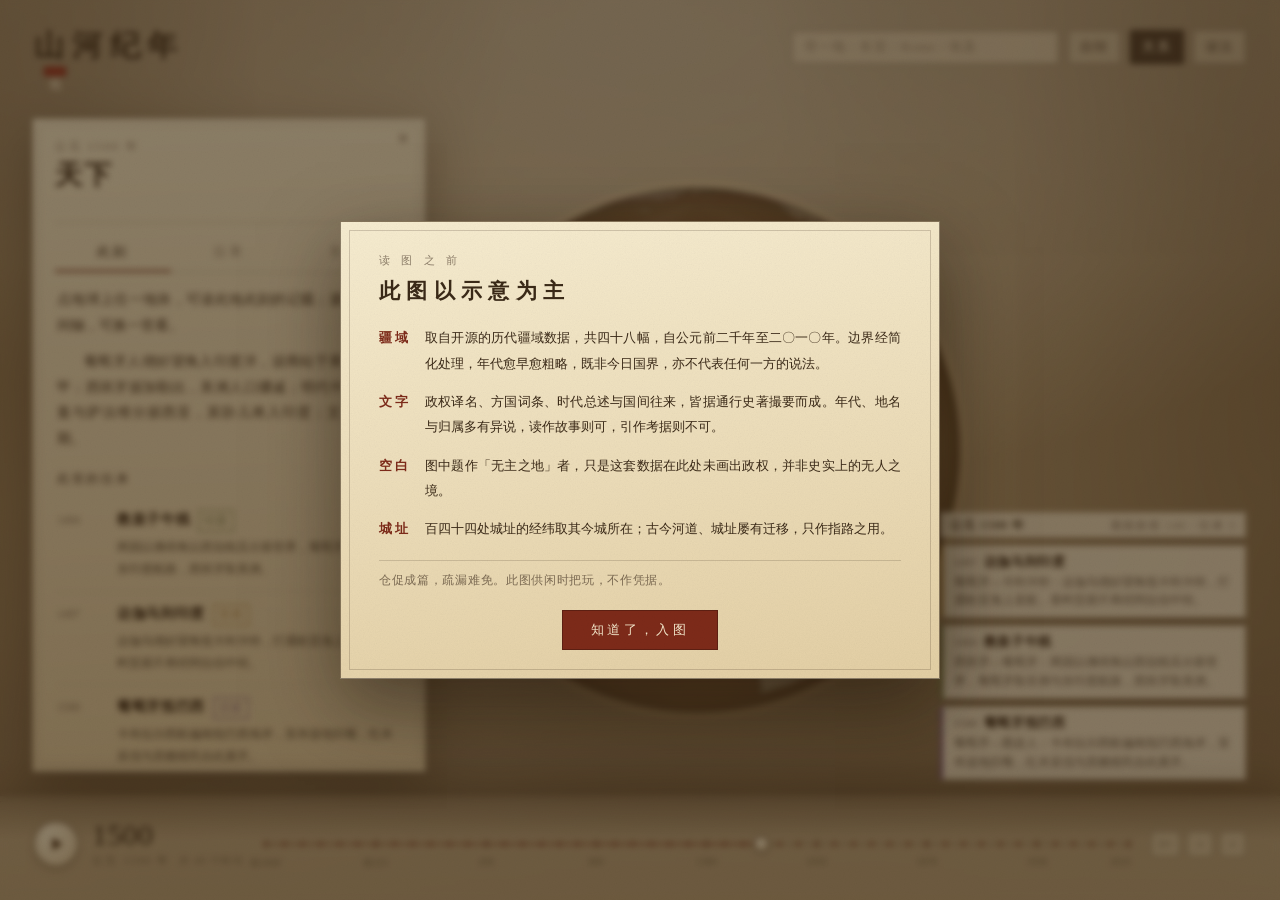
<file: shanhe-jinian/index.html>
﻿<!doctype html>
<html lang="zh-CN">
<head>
<meta charset="utf-8">
<title>山河纪年 · 时光地球</title>
<meta name="viewport" content="width=device-width, initial-scale=1, maximum-scale=1">
<meta name="robots" content="noindex, nofollow, noarchive, nosnippet">
<meta name="referrer" content="no-referrer">
<link rel="stylesheet" href="css/app.css">
</head>
<body>
<div id="app">

  <canvas id="globe"></canvas>
  <div id="vignette"></div>
  <div id="labelLayer"></div>
  <div id="cityLayer"></div>

  <header id="masthead">
    <div class="brand">
      <h1>山河纪年</h1>
      <span class="seal">纪元</span>
      <p class="sub">世界史 · 时光地球 — 公元前二千年至今日<span id="subStats"></span></p>
    </div>
  </header>

  <div id="topbar">
    <div class="search">
      <input id="searchInput" type="text" placeholder="寻一地：长安 / Rome / 埃及" autocomplete="off" spellcheck="false">
      <div id="searchResults" class="results"></div>
    </div>
    <button id="btnRotate" class="ctl" title="自动旋转">自转</button>
    <button id="btnLayers" class="ctl is-on" title="国间关系图层">关系</button>
    <button id="btnHelp" class="ctl" title="读法">读法</button>
  </div>

  <aside id="panel" class="is-hidden" aria-live="polite">
    <button id="panelClose" class="close" title="收起">&times;</button>
    <div class="panel-inner">
      <div class="panel-head">
        <div class="panel-era" id="pEra">公元 1500 年</div>
        <h2 id="pName">—</h2>
        <div class="panel-sub" id="pSub"></div>
      </div>
      <nav class="tabs" id="pTabs">
        <button class="tab is-on" data-tab="now">此刻</button>
        <button class="tab" data-tab="lineage">沿革</button>
        <button class="tab" data-tab="affairs">关系</button>
      </nav>
      <div class="panel-body" id="pBody"></div>
    </div>
  </aside>

  <div id="ticker"></div>

  <div id="legend">
    <span><i class="sw war"></i>战争</span>
    <span><i class="sw trade"></i>贸易</span>
    <span><i class="sw alliance"></i>结盟</span>
    <span><i class="sw culture"></i>文教</span>
    <span><i class="sw migrate"></i>迁徙</span>
  </div>

  <footer id="timeline">
    <div class="tl-left">
      <button id="btnPlay" class="play" title="播放 / 暂停">
        <svg viewBox="0 0 24 24"><path class="ic-play" d="M8 5l11 7-11 7z"/><g class="ic-pause"><rect x="7" y="5" width="3.6" height="14"/><rect x="13.4" y="5" width="3.6" height="14"/></g></svg>
      </button>
      <div class="yearbox">
        <div class="yearline"><span id="yearBig">1500</span></div>
        <div class="yearmeta"><span id="yearLabel">公元 1500 年</span><span id="eraCount">载入中</span></div>
      </div>
    </div>
    <div class="tl-track" id="track">
      <div class="rail"><div class="fill" id="railFill"></div></div>
      <div class="era-marks" id="eraMarks"></div>
      <div class="ticks" id="ticks"></div>
      <div class="knob" id="knob"></div>
    </div>
    <div class="tl-right">
      <button id="btnSpeed" class="ctl small" title="播放速度">1×</button>
      <button id="btnStepBack" class="ctl small" title="上一时期">◂</button>
      <button id="btnStepFwd" class="ctl small" title="下一时期">▸</button>
    </div>
  </footer>

  <div id="tooltip"></div>

  <div id="helpSheet" class="sheet is-hidden">
    <div class="sheet-card">
      <button id="helpClose" class="close">&times;</button>
      <h3>读法</h3>
      <p><b>转</b>　拖动地球旋转，滚轮远近。点任一地块，左侧展开此地在此时的记载。</p>
      <p><b>时</b>　底部是一条时间轴：拖动游标，地球即换作那一年的天下；按三角开始播放。每一格是一个时期，年份标在左上。</p>
      <p><b>势</b>　播放时，国与国之间的线会浮起：<i class="sw war"></i>铁锈红为战事，<i class="sw trade"></i>琥珀为商路，<i class="sw alliance"></i>橄榄为盟约，<i class="sw culture"></i>靛蓝为文教往来，<i class="sw migrate"></i>紫为迁徙。线愈粗，事愈重。</p>
      <p><b>沿</b>　点开一地后切到「沿革」，可看到这片土地在各个时期的归属，点任一行即跃至那一年。右上「寻一地」可直取长安、罗马等百四十余处城址；地图上的小圆点亦是城址，点之即入。</p>
      <p class="fine">底图取自公元前后至今的四十八幅历史疆域，越古越为示意；文字为史事撮要，不作考据之凭。</p>
    </div>
  </div>

  <div id="loader"><div class="loader-inner"><div class="loader-title">山河纪年</div><div class="loader-text" id="loaderText">正在铺开地图…</div><div class="loader-bar"><i id="loaderBar"></i></div></div></div>

  <div id="notice" class="notice">
    <div class="notice-card">
      <div class="notice-kicker">读 图 之 前</div>
      <h3>此图以示意为主</h3>
      <ul class="notice-list">
        <li><b>疆域</b>取自开源的历代疆域数据，共四十八幅，自公元前二千年至二〇一〇年。边界经简化处理，年代愈早愈粗略，既非今日国界，亦不代表任何一方的说法。</li>
        <li><b>文字</b>政权译名、方国词条、时代总述与国间往来，皆据通行史著撮要而成。年代、地名与归属多有异说，读作故事则可，引作考据则不可。</li>
        <li><b>空白</b>图中题作「无主之地」者，只是这套数据在此处未画出政权，并非史实上的无人之境。</li>
        <li><b>城址</b>百四十四处城址的经纬取其今城所在；古今河道、城址屡有迁移，只作指路之用。</li>
      </ul>
      <p class="notice-fine">仓促成篇，疏漏难免。此图供闲时把玩，不作凭据。</p>
      <button id="noticeOk" class="notice-btn">知道了，入图</button>
    </div>
  </div>

</div>
<script type="importmap">
{ "imports": { "three": "./lib/three.module.js", "three/addons/": "./lib/" } }
</script>
<script type="module" src="js/main.js"></script>
</body>
</html>
</file>
<file: shanhe-jinian/css/app.css>
/* ============================================================
   山河纪年 · 时光地球  —  old paper visual language
   ============================================================ */

:root{
  --ink:#382718;
  --ink-2:#5a4229;
  --ink-3:#7d6446;
  --paper:#e4d3ae;
  --paper-hi:#efe2c4;
  --paper-lo:#c6ad83;
  --desk:#a9926b;
  --rule:rgba(56,39,24,.42);
  --rule-soft:rgba(56,39,24,.2);
  --war:#8d2f1d;
  --trade:#a3762b;
  --alliance:#5b6a32;
  --culture:#38566f;
  --serif:"Kaiti SC","KaiTi","STKaiti","Songti SC","SimSun","Noto Serif SC",serif;
  --roman:"Georgia","Times New Roman","Songti SC",serif;
  --grain:url("data:image/svg+xml,%3Csvg xmlns='http://www.w3.org/2000/svg' width='240' height='240'%3E%3Cfilter id='n'%3E%3CfeTurbulence type='fractalNoise' baseFrequency='.82' numOctaves='4' stitchTiles='stitch'/%3E%3CfeColorMatrix type='saturate' values='0'/%3E%3C/filter%3E%3Crect width='240' height='240' filter='url(%23n)' opacity='.55'/%3E%3C/svg%3E");
}

*{box-sizing:border-box;}
html,body{height:100%;margin:0;}
body{
  font-family:var(--serif);
  color:var(--ink);
  background-color:#ab9269;
  background-image:
    radial-gradient(120% 85% at 50% 2%, rgba(255,247,224,.62), rgba(255,247,224,0) 62%),
    radial-gradient(130% 110% at 50% 118%, rgba(48,30,14,.62), rgba(48,30,14,0) 58%),
    linear-gradient(105deg, rgba(120,94,58,.22), rgba(255,246,224,.1) 40%, rgba(96,72,42,.26));
  overflow:hidden;
  -webkit-font-smoothing:antialiased;
}
body::after{
  content:"";position:fixed;inset:0;pointer-events:none;z-index:60;
  background-image:var(--grain);
  background-size:240px 240px;
  opacity:.17;mix-blend-mode:multiply;
}

#app{position:fixed;inset:0;}
#globe{position:absolute;inset:0;width:100%;height:100%;display:block;cursor:grab;}
#globe:active{cursor:grabbing;}

#vignette{
  position:fixed;inset:0;pointer-events:none;z-index:2;
  box-shadow:inset 0 0 26vmax 8vmax rgba(41,25,10,.26);
  background:radial-gradient(120% 105% at 46% 46%, rgba(0,0,0,0) 60%, rgba(40,25,10,.16) 100%);
}

/* ---------------- masthead ---------------- */
#masthead{position:fixed;top:26px;left:34px;z-index:20;pointer-events:none;}
.brand h1{
  margin:0;font-size:30px;font-weight:600;letter-spacing:.26em;
  color:#33220f;text-shadow:0 1px 0 rgba(255,246,225,.5);
}
.brand .seal{
  display:inline-block;margin-left:10px;padding:2px 5px 3px;vertical-align:14px;
  font-size:11px;letter-spacing:.16em;line-height:1.05;color:#f2e5c8;
  background:#9c3423;border-radius:2px;
  box-shadow:0 0 0 1px rgba(120,40,25,.4), inset 0 0 4px rgba(0,0,0,.25);
  writing-mode:vertical-rl;text-orientation:upright;
}
.brand .sub{
  margin:9px 0 0;font-size:12px;letter-spacing:.18em;color:rgba(56,39,24,.72);
  transition:opacity .35s ease;
}
body.panel-open .brand .sub{opacity:0;}

/* ---------------- top bar ---------------- */
#topbar{position:fixed;top:30px;right:34px;z-index:22;display:flex;gap:9px;align-items:flex-start;}
.search{position:relative;}
#searchInput{
  width:268px;height:34px;padding:0 12px;
  font-family:var(--serif);font-size:13px;letter-spacing:.08em;color:var(--ink);
  background:rgba(238,224,193,.55);border:1px solid var(--rule);
  outline:none;border-radius:1px;
  box-shadow:inset 0 1px 3px rgba(90,66,40,.18);
  transition:background .2s,border-color .2s,width .25s;
}
#searchInput::placeholder{color:rgba(56,39,24,.45);}
#searchInput:focus{background:rgba(245,234,208,.92);border-color:rgba(56,39,24,.7);width:320px;}
.results{
  position:absolute;top:38px;left:0;width:290px;max-height:320px;overflow:auto;
  background:rgba(241,229,203,.97);border:1px solid var(--rule);
  box-shadow:0 12px 28px rgba(50,32,14,.3);
  display:none;padding:4px 0;
}
.results.is-open{display:block;}
.results .r{padding:7px 12px;font-size:13px;cursor:pointer;display:flex;justify-content:space-between;gap:10px;}
.results .r:hover{background:rgba(56,39,24,.09);}
.results .r em{font-style:normal;color:rgba(56,39,24,.55);font-size:11px;letter-spacing:.04em;}
.results .r b{font-weight:600;}

.ctl{
  height:34px;min-width:34px;padding:0 11px;
  font-family:var(--serif);font-size:12.5px;letter-spacing:.14em;color:rgba(56,39,24,.8);
  background:rgba(238,224,193,.4);border:1px solid var(--rule);border-radius:1px;
  cursor:pointer;transition:all .18s;
}
.ctl:hover{background:rgba(56,39,24,.1);color:#2d1e0e;}
.ctl.is-on{background:rgba(56,39,24,.82);color:#f0e2c2;border-color:rgba(56,39,24,.9);}
.ctl.small{height:26px;min-width:26px;padding:0 7px;font-size:11.5px;letter-spacing:.05em;}

/* ---------------- labels ---------------- */
#labelLayer{position:fixed;inset:0;pointer-events:none;z-index:8;overflow:hidden;}
.lbl{
  position:absolute;transform:translate(-50%,-140%);
  font-size:12.5px;letter-spacing:.1em;white-space:nowrap;
  color:rgba(38,24,10,.93);
  text-shadow:0 0 3px rgba(240,226,196,.95),0 0 8px rgba(240,226,196,.65),0 1px 0 rgba(255,248,230,.6);
  will-change:transform,opacity;
}
.lbl.small{font-size:11px;letter-spacing:.06em;color:rgba(44,29,13,.80);}
.lbl.sel{font-size:14.5px;font-weight:700;color:#6d2415;letter-spacing:.14em;}
.lbl.below::after{bottom:auto;top:-6px;}
.lbl::after{
  content:"";position:absolute;left:50%;bottom:-6px;width:3px;height:3px;border-radius:50%;
  background:rgba(60,40,22,.55);transform:translateX(-50%);
}

/* ---------------- cities ---------------- */
#cityLayer{position:fixed;inset:0;pointer-events:none;z-index:9;overflow:hidden;}
.city{
  position:absolute;left:0;top:0;display:flex;align-items:center;gap:5px;
  font-size:10.5px;letter-spacing:.06em;white-space:nowrap;color:rgba(38,23,8,.97);font-weight:500;
  text-shadow:0 0 2px rgba(246,236,212,1),0 0 5px rgba(246,236,212,.95),0 1px 0 rgba(255,251,238,.8);
  cursor:pointer;pointer-events:none;will-change:transform,opacity;
}
.city i{
  width:4px;height:4px;border-radius:50%;flex:none;
  background:rgba(48,31,14,.72);
  box-shadow:0 0 0 1px rgba(243,231,203,.35);
  transition:width .2s,height .2s,background .2s;
}
.city span{opacity:0;transition:opacity .22s;}
.city.named span,.city:hover span{opacity:1;}
.city:hover{color:#6d2415;}
.city:hover i{background:#5d1c0e;box-shadow:0 0 0 1.5px rgba(243,231,203,.7);}
.city.sel{color:#6d2415;font-weight:600;}
.city.sel i{width:6px;height:6px;background:#7d2a19;box-shadow:0 0 0 2.5px rgba(243,231,203,.9);}

/* ---------------- side panel ---------------- */
#panel{
  position:fixed;left:32px;top:118px;bottom:128px;width:394px;z-index:24;
  background:linear-gradient(178deg, #f2e6c8, #e6d4ae 62%, #dcc79c);
  border:1px solid var(--rule);
  box-shadow:0 18px 48px rgba(44,28,12,.38),0 2px 0 rgba(255,248,228,.5) inset;
  display:flex;flex-direction:column;
  transition:transform .42s cubic-bezier(.22,.8,.24,1),opacity .3s;
}
#panel::before{
  content:"";position:absolute;inset:6px;border:1px solid var(--rule-soft);pointer-events:none;
}
#panel.is-hidden{transform:translateX(-28px) scale(.985);opacity:0;pointer-events:none;}
.panel-inner{display:flex;flex-direction:column;height:100%;padding:20px 22px 0;}
.panel-head{border-bottom:1px solid var(--rule-soft);padding-bottom:12px;}
.panel-era{font-size:11px;letter-spacing:.24em;color:rgba(56,39,24,.6);font-family:var(--roman);}
#pName{margin:6px 0 3px;font-size:27px;font-weight:600;letter-spacing:.08em;line-height:1.18;color:#2e1d0c;}
.panel-sub{font-size:11.5px;letter-spacing:.1em;color:rgba(56,39,24,.65);font-family:var(--roman);}
.close{
  position:absolute;right:9px;top:6px;width:26px;height:26px;line-height:1;
  background:none;border:none;color:rgba(56,39,24,.6);font-size:20px;cursor:pointer;z-index:3;
}
.close:hover{color:#5d2114;}

.tabs{display:flex;gap:0;margin-top:12px;border-bottom:1px solid var(--rule-soft);}
.tab{
  flex:1;padding:8px 0 9px;background:none;border:none;border-bottom:2px solid transparent;
  font-family:var(--serif);font-size:13px;letter-spacing:.22em;color:rgba(56,39,24,.55);cursor:pointer;
  transition:all .18s;
}
.tab:hover{color:var(--ink);}
.tab.is-on{color:#2e1d0c;border-bottom-color:#7a3b22;}

.panel-body{flex:1;overflow-y:auto;overflow-x:hidden;padding:14px 2px 26px;font-size:13.5px;line-height:1.92;}
.panel-body::-webkit-scrollbar{width:7px;}
.panel-body::-webkit-scrollbar-thumb{background:rgba(56,39,24,.28);border-radius:4px;}
.panel-body::-webkit-scrollbar-track{background:rgba(56,39,24,.06);}

.panel-body h4{
  margin:16px 0 7px;font-size:12px;letter-spacing:.22em;color:rgba(56,39,24,.62);font-weight:600;
}
.panel-body h4:first-child{margin-top:2px;}
.panel-body p{margin:0 0 10px;text-align:justify;text-indent:2em;color:#3a2917;}
.panel-body p.noindent{text-indent:0;}
.panel-body .quote{
  margin:12px 0;padding:8px 12px;border-left:2px solid rgba(140,58,35,.5);
  background:rgba(255,248,228,.45);font-size:12.5px;line-height:1.85;color:rgba(56,39,24,.8);
}
.muted{color:rgba(56,39,24,.6);font-size:12px;letter-spacing:.04em;}
.factrow{display:flex;flex-wrap:wrap;gap:6px;margin:10px 0 4px;}
.pill{
  font-size:11px;letter-spacing:.08em;padding:2px 8px;border:1px solid var(--rule-soft);
  color:rgba(56,39,24,.78);background:rgba(255,247,225,.4);
}
.pill.war{border-color:rgba(141,47,29,.45);color:#7d2a19;}
.pill.trade{border-color:rgba(163,118,43,.5);color:#7f5a1a;}
.pill.alliance{border-color:rgba(91,106,50,.5);color:#4e5b2a;}
.pill.culture{border-color:rgba(56,86,111,.5);color:#2f4c63;}

/* lineage */
.lin{position:relative;margin:4px 0 0;padding-left:16px;}
.lin::before{content:"";position:absolute;left:4px;top:6px;bottom:6px;width:1px;background:linear-gradient(rgba(56,39,24,.05),rgba(56,39,24,.38),rgba(56,39,24,.05));}
.lin .row{position:relative;padding:7px 0 8px;border-bottom:1px dotted rgba(56,39,24,.18);cursor:pointer;}
.lin .row:last-child{border-bottom:none;}
.lin .row:hover{background:rgba(56,39,24,.05);}
.lin .row::before{
  content:"";position:absolute;left:-15px;top:15px;width:7px;height:7px;border-radius:50%;
  background:var(--paper);border:1px solid rgba(56,39,24,.5);
}
.lin .row.now::before{background:#8d2f1d;border-color:#6d2415;box-shadow:0 0 0 3px rgba(141,47,29,.15);}
.lin .yr{font-family:var(--roman);font-size:11.5px;letter-spacing:.06em;color:rgba(56,39,24,.62);}
.lin .nm{font-size:14px;letter-spacing:.06em;color:#2e1d0c;}
.lin .nt{font-size:11.5px;color:rgba(56,39,24,.6);letter-spacing:.02em;}
.lin .row.now .nm{color:#7d2a19;}

/* affairs */
.affair{padding:9px 0 10px;border-bottom:1px dotted rgba(56,39,24,.18);}
.affair:last-child{border-bottom:none;}
.affair .hd{display:flex;align-items:baseline;gap:8px;}
.affair .yr{font-family:var(--roman);font-size:11.5px;color:rgba(56,39,24,.6);min-width:52px;}
.affair .ti{font-size:13.5px;letter-spacing:.05em;color:#2e1d0c;font-weight:600;}
.affair .tx{font-size:12px;line-height:1.85;color:rgba(52,36,20,.82);margin-top:3px;padding-left:60px;}
.affair .tag{font-size:10.5px;letter-spacing:.1em;padding:0 5px;border:1px solid currentColor;opacity:.8;}

/* ---------------- ticker ---------------- */
#ticker{
  position:fixed;right:34px;bottom:120px;width:306px;z-index:18;
  display:flex;flex-direction:column;gap:7px;pointer-events:none;
  max-height:min(46vh,430px);overflow:hidden;
}
.ev-hd{
  display:flex;justify-content:space-between;align-items:baseline;gap:8px;
  padding:5px 9px 4px;pointer-events:none;
  background:rgba(238,226,198,.88);border:1px solid rgba(56,39,24,.2);
  box-shadow:0 4px 12px rgba(48,30,12,.14);
  font-size:10.5px;letter-spacing:.16em;color:rgba(56,39,24,.62);
}
.ev-hd b{font-weight:600;font-size:11.5px;letter-spacing:.1em;color:rgba(45,29,12,.85);}
.ev{
  pointer-events:auto;cursor:pointer;
  padding:7px 11px 8px;background:rgba(240,228,201,.9);
  border:1px solid rgba(56,39,24,.28);border-left:3px solid var(--trade);
  box-shadow:0 6px 16px rgba(48,30,12,.22);
  animation:evIn .45s cubic-bezier(.2,.8,.3,1) both;
  transition:transform .18s,background .18s;
}
.ev:hover{transform:translateX(-4px);background:rgba(247,237,213,.98);}
.ev .t{font-size:13px;letter-spacing:.05em;color:#2e1d0c;font-weight:600;display:flex;gap:6px;align-items:baseline;}
.ev .y{font-family:var(--roman);font-size:10.5px;color:rgba(56,39,24,.55);}
.ev .d{font-size:11.5px;line-height:1.6;color:rgba(52,36,20,.75);margin-top:2px;
  display:-webkit-box;-webkit-line-clamp:2;-webkit-box-orient:vertical;overflow:hidden;}
.ev.war{border-left-color:var(--war);}
.ev.trade{border-left-color:var(--trade);}
.ev.alliance{border-left-color:var(--alliance);}
.ev.culture{border-left-color:var(--culture);}
@keyframes evIn{from{opacity:0;transform:translateX(26px);}to{opacity:1;transform:none;}}

/* ---------------- legend ---------------- */
#legend{
  position:fixed;left:34px;bottom:126px;z-index:16;display:flex;gap:14px;
  font-size:11px;letter-spacing:.14em;color:rgba(56,39,24,.72);
  padding:5px 10px;background:rgba(238,226,198,.42);border:1px solid rgba(56,39,24,.18);
  transition:opacity .3s;
}
#legend span{display:flex;align-items:center;gap:5px;}
.sw{display:inline-block;width:14px;height:0;border-top:2px solid currentColor;vertical-align:middle;}
.sw.war{color:var(--war);border-top-style:solid;border-top-width:2.5px;}
.sw.trade{color:var(--trade);border-top-style:dashed;}
.sw.alliance{color:var(--alliance);border-top-style:dotted;border-top-width:2.5px;}
.sw.culture{color:var(--culture);border-top-width:1.5px;}

/* ---------------- timeline ---------------- */
#timeline{
  position:fixed;left:0;right:0;bottom:0;height:104px;z-index:26;
  display:flex;align-items:center;gap:22px;padding:0 34px 10px;
  background:linear-gradient(180deg, rgba(210,190,152,.16), rgba(196,175,136,.82) 42%, rgba(186,164,124,.92));
  border-top:1px solid rgba(56,39,24,.35);
  box-shadow:0 -10px 30px rgba(48,30,12,.22);
}
#timeline::before{
  content:"";position:absolute;left:0;right:0;top:4px;height:1px;background:rgba(56,39,24,.16);
}
.tl-left{display:flex;align-items:center;gap:14px;flex:0 0 auto;}
.play{
  width:44px;height:44px;border-radius:50%;cursor:pointer;
  background:radial-gradient(circle at 34% 30%, #f4e8cb, #d8c39a);
  border:1px solid rgba(56,39,24,.55);color:#4a3218;
  box-shadow:0 3px 8px rgba(48,30,12,.28), inset 0 1px 0 rgba(255,250,235,.8);
  display:grid;place-items:center;transition:transform .15s,box-shadow .15s;
}
.play:hover{transform:translateY(-1px);box-shadow:0 5px 12px rgba(48,30,12,.32), inset 0 1px 0 rgba(255,250,235,.8);}
.play:active{transform:translateY(0);}
.play svg{width:22px;height:22px;fill:currentColor;}
.play .ic-pause{display:none;}
.play.is-playing .ic-play{display:none;}
.play.is-playing .ic-pause{display:block;}
.yearbox{min-width:104px;}
.yearline{display:flex;align-items:baseline;gap:4px;}
#yearBig{font-family:var(--roman);font-size:30px;line-height:1;color:#2e1d0c;letter-spacing:.01em;}
#yearLabel{font-size:10.5px;letter-spacing:.2em;color:rgba(56,39,24,.62);}
.yearmeta{display:flex;gap:9px;margin-top:4px;font-size:10px;letter-spacing:.12em;color:rgba(56,39,24,.55);}

.tl-track{position:relative;flex:1;height:100%;display:flex;align-items:center;cursor:pointer;user-select:none;}
.rail{position:absolute;left:0;right:0;top:50%;height:2px;background:rgba(56,39,24,.28);transform:translateY(-50%);}
.rail .fill{position:absolute;left:0;top:0;bottom:0;background:linear-gradient(90deg,rgba(125,58,34,.45),rgba(125,58,34,.85));width:0;}
.knob{
  position:absolute;top:50%;left:0;width:15px;height:15px;margin-left:-7.5px;transform:translateY(-50%);
  background:radial-gradient(circle at 35% 30%, #f7ecd2, #d5bd91);
  border:1px solid rgba(56,39,24,.7);border-radius:50%;
  box-shadow:0 1px 5px rgba(48,30,12,.35);
  z-index:3;
}
.ticks{position:absolute;inset:0;pointer-events:none;}
.ticks i{position:absolute;top:50%;width:1px;height:5px;background:rgba(56,39,24,.3);transform:translateY(-50%);}
.ticks i.big{height:10px;background:rgba(56,39,24,.5);}
.ticks b{
  position:absolute;top:calc(50% + 12px);transform:translateX(-50%);
  font-family:var(--roman);font-size:10px;font-weight:400;letter-spacing:.02em;
  color:rgba(56,39,24,.58);white-space:nowrap;
}
.era-marks{position:absolute;inset:0;pointer-events:none;}
.era-marks i{
  position:absolute;top:50%;width:5px;height:5px;margin-left:-2.5px;transform:translateY(-50%) rotate(45deg);
  background:rgba(125,58,34,.6);
}
.tl-right{display:flex;align-items:center;gap:7px;flex:0 0 auto;}

/* ---------------- tooltip ---------------- */
#tooltip{
  position:fixed;z-index:40;pointer-events:none;opacity:0;transition:opacity .14s;
  padding:3px 9px 4px;background:rgba(45,30,14,.88);color:#f2e4c4;
  font-size:12px;letter-spacing:.1em;white-space:nowrap;
  box-shadow:0 4px 12px rgba(0,0,0,.3);
}
#tooltip.is-on{opacity:1;}

/* ---------------- help sheet ---------------- */
.sheet{position:fixed;inset:0;z-index:50;display:grid;place-items:center;background:rgba(40,26,12,.42);backdrop-filter:blur(2px);}
.sheet.is-hidden{display:none;}
.sheet-card{
  position:relative;width:min(560px,86vw);padding:30px 34px 26px;
  background:linear-gradient(175deg,#f4e9cc,#e6d3ab);
  border:1px solid rgba(56,39,24,.55);box-shadow:0 24px 60px rgba(30,18,6,.45);
  font-size:13.5px;line-height:1.95;color:#3a2917;
}
.sheet-card::before{content:"";position:absolute;inset:7px;border:1px solid rgba(56,39,24,.22);pointer-events:none;}
.sheet-card h3{margin:0 0 14px;font-size:18px;letter-spacing:.34em;font-weight:600;}
.sheet-card p{margin:0 0 11px;text-align:justify;}
.sheet-card p b{margin-right:6px;letter-spacing:.14em;color:#7d2a19;}
.sheet-card .fine{font-size:11.5px;color:rgba(56,39,24,.6);border-top:1px solid rgba(56,39,24,.18);padding-top:10px;margin-top:16px;}
.sheet-card .sw{width:12px;margin:0 3px;}

/* ---------------- loader ---------------- */
#loader{
  position:fixed;inset:0;z-index:70;display:grid;place-items:center;
  background:#c3ab84;transition:opacity .6s;
}
#loader.is-done{opacity:0;pointer-events:none;}
.loader-inner{text-align:center;}
.loader-title{font-size:30px;letter-spacing:.5em;color:#3a2a15;margin-bottom:14px;}
.loader-text{font-size:12px;letter-spacing:.24em;color:rgba(56,39,24,.7);}
.loader-bar{margin:16px auto 0;width:220px;height:1px;background:rgba(56,39,24,.25);position:relative;overflow:hidden;}
.loader-bar i{position:absolute;left:0;top:0;bottom:0;width:0;background:#7d3a22;transition:width .3s;}

/* ---------------- notice (disclaimer) ---------------- */
.notice{
  position:fixed;inset:0;z-index:90;display:grid;place-items:center;
  background:rgba(44,29,13,.52);backdrop-filter:blur(3px);
  transition:opacity .45s ease;
}
.notice.is-hidden{opacity:0;pointer-events:none;}
.notice-card{
  position:relative;width:min(600px,90vw);max-height:84vh;overflow:auto;
  padding:32px 38px 28px;
  background:linear-gradient(172deg,#f6ecd0,#e3cfa4);
  border:1px solid rgba(56,39,24,.55);box-shadow:0 26px 70px rgba(28,16,4,.5);
  color:#3a2917;
}
.notice-card::before{content:"";position:absolute;inset:8px;border:1px solid rgba(56,39,24,.2);pointer-events:none;}
.notice-kicker{font-family:var(--roman);font-size:10.5px;letter-spacing:.42em;color:rgba(56,39,24,.55);}
.notice-card h3{margin:9px 0 20px;font-size:21px;letter-spacing:.3em;font-weight:600;}
.notice-list{margin:0 0 18px;padding:0;list-style:none;font-size:13px;line-height:1.95;}
.notice-list li{position:relative;padding-left:46px;margin-bottom:13px;text-align:justify;}
.notice-list li b{position:absolute;left:0;top:0;letter-spacing:.2em;color:#7d2a19;font-weight:600;}
.notice-fine{
  margin:0 0 22px;padding-top:12px;border-top:1px solid rgba(56,39,24,.18);
  font-size:11.5px;letter-spacing:.06em;color:rgba(56,39,24,.62);
}
.notice-btn{
  display:block;margin:0 auto;padding:10px 28px;
  font-family:var(--serif);font-size:13px;letter-spacing:.26em;
  color:#f4e8cb;background:#7d2a19;border:1px solid #5d1f12;cursor:pointer;
  transition:background .2s;
}
.notice-btn:hover{background:#8d3320;}

/* ---------------- responsive ---------------- */
@media (max-width:1120px){
  #panel{width:340px;left:18px;}
  #ticker{width:280px;right:18px;}
  #topbar{right:18px;}
  #masthead{left:20px;}
  #timeline{padding-left:18px;padding-right:18px;}
}
@media (max-width:820px){
  .brand h1{font-size:22px;}
  .brand .sub{display:none;}
  #searchInput{width:150px;}
  #searchInput:focus{width:180px;}
  #panel{left:10px;right:10px;width:auto;top:96px;bottom:112px;}
  #ticker{display:none;}
  #legend{display:none;}
  .tl-left .yearbox{min-width:76px;}
  #yearBig{font-size:22px;}
}
/* ---------------- fixes & additions ---------------- */
#legend.is-hidden{opacity:0;pointer-events:none;}
.sw.migrate{color:#6d4a76;border-top-style:dotted;}
.ev.migrate{border-left-color:#6d4a76;}
.pill.migrate{border-color:rgba(109,74,118,.5);color:#5b3d63;}
.affair .tag.war{color:var(--war);}
.affair .tag.trade{color:var(--trade);}
.affair .tag.alliance{color:var(--alliance);}
.affair .tag.culture{color:var(--culture);}
.affair .tag.migrate{color:#6d4a76;}
.affair{cursor:pointer;}
.affair:hover{background:rgba(56,39,24,.045);}
.results .r.none{cursor:default;color:rgba(56,39,24,.5);}
.results .r.none:hover{background:none;}
body.is-playing #ticker{opacity:.92;}
#panel .panel-body p.noindent{text-indent:0;}
</file>
